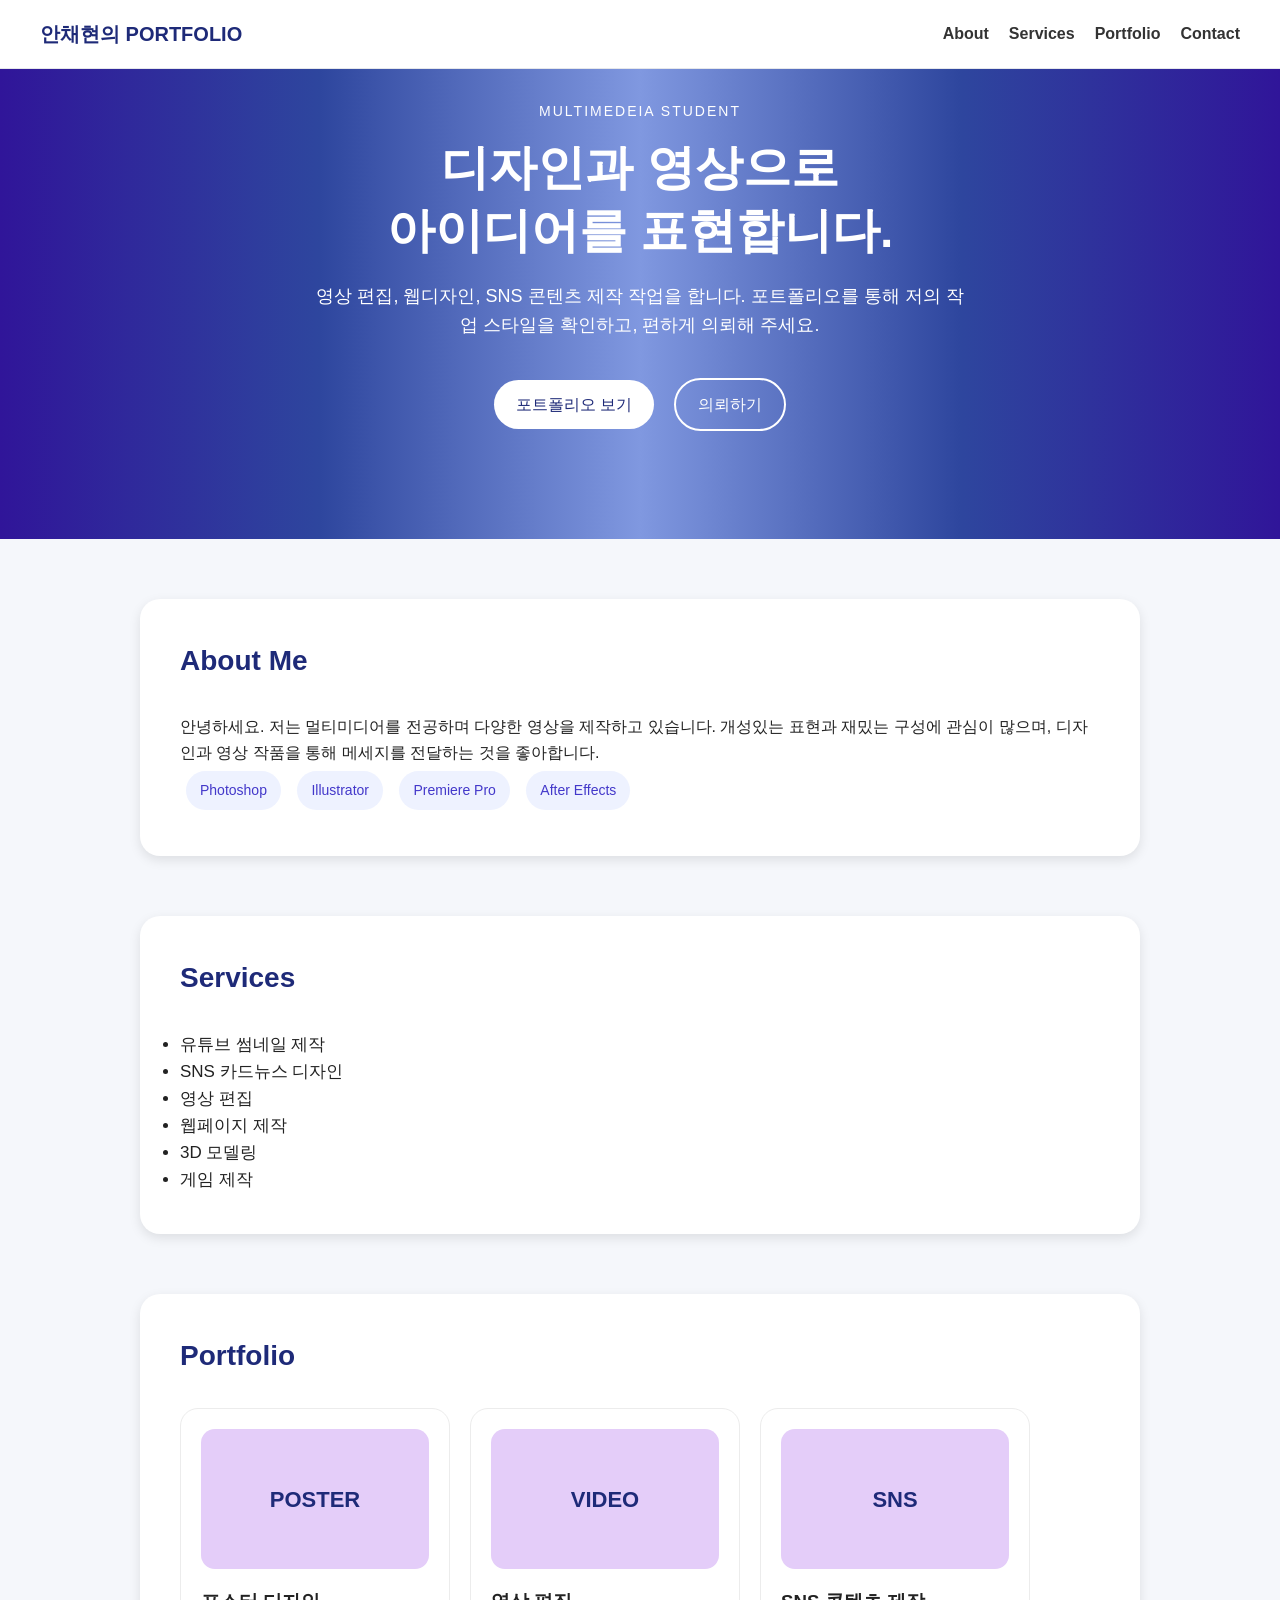
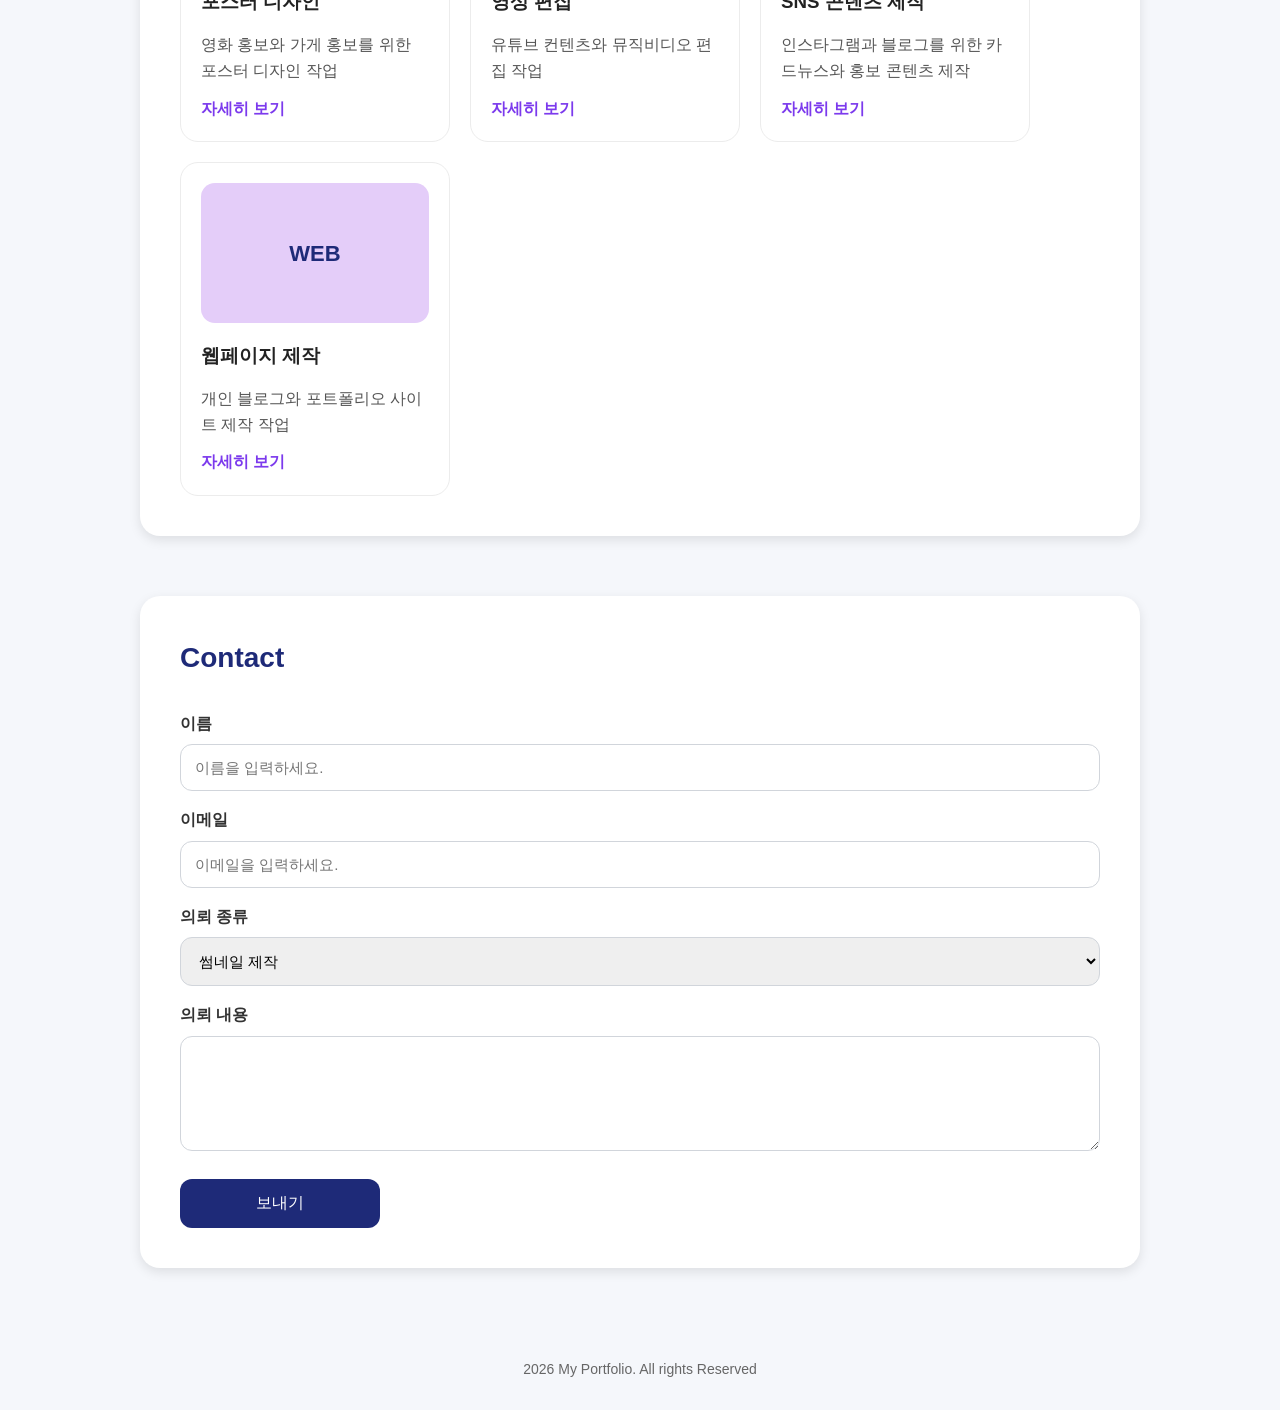
<file: index.html>
<!DOCTYPE html>
<html lang="en">
<head>
    <meta charset="UTF-8">
    <meta name="viewport" content="width=device-width, initial-scale=1.0">
    <title>안채현의 Portfolio</title>
    <link rel="stylesheet" href="style.css">
</head>
<body>
    <nav>
    <div class="logo">안채현의 PORTFOLIO</div>
    <ul>
        <li><a href="#about">About</a></li>
        <li><a href="#service">Services</a></li>
        <li><a href="#portfolio">Portfolio</a></li>
        <li><a href="#contact">Contact</a></li>
    </ul>
    </nav>

    <header class="hero">
    <div class="hero-text">
        <p class="small-title">MULTIMEDEIA STUDENT</p>
        <h1>디자인과 영상으로<br> 아이디어를 표현합니다.</h1>
        <p class="hero-description">영상 편집, 웹디자인, SNS 콘텐츠 제작 작업을 합니다. 포트폴리오를 통해 저의 작업 스타일을 확인하고, 편하게 의뢰해 주세요.</p>

        <div class="hero-buttons">
            <a href="#" class="btn first">포트폴리오 보기</a>
            <a href="#" class="btn second">의뢰하기</a>
        </div>
    </div>
    </header>

    <section id="about">
        <h2>About Me</h2>
        <p>안녕하세요. 저는 멀티미디어를 전공하며 다양한 영상을 제작하고 있습니다.
            개성있는 표현과 재밌는 구성에 관심이 많으며, 디자인과 영상 작품을 통해 메세지를 전달하는 것을 좋아합니다.
        </p>

        <div class="skills">
            <span>Photoshop</span>
            <span>Illustrator</span>
            <span>Premiere Pro</span>
            <span>After Effects</span>
        </div>
    </section>

    <section id="service">
        <h2>Services</h2>
        <ul>
            <li>유튜브 썸네일 제작</li>
            <li>SNS 카드뉴스 디자인</li>
            <li>영상 편집</li>
            <li>웹페이지 제작</li>
            <li>3D 모델링</li>
            <li>게임 제작</li>
        </ul>
    </section>

    <section id="portfolio">
        <h2>Portfolio</h2>

        <div class="portfolio-grid">
            <div class="card">
                <div class="card-image">POSTER</div>
                <h3>포스터 디자인</h3>
                <p>영화 홍보와 가게 홍보를 위한 포스터 디자인 작업</p>
                <a href="poster.html" target="_blank">자세히 보기</a>
            </div>

            <div class="card">
                <div class="card-image">VIDEO</div>
                <h3>영상 편집</h3>
                <p>유튜브 컨텐츠와 뮤직비디오 편집 작업</p>
                <a href="video.html" target="_blank">자세히 보기</a>
            </div>

            <div class="card">
                <div class="card-image">SNS</div>
                <h3>SNS 콘텐츠 제작</h3>
                <p>인스타그램과 블로그를 위한 카드뉴스와 홍보 콘텐츠 제작</p>
                <a href="sns.html" target="_blank">자세히 보기</a>
            </div>

            <div class="card">
                <div class="card-image">WEB</div>
                <h3>웹페이지 제작</h3>
                <p>개인 블로그와 포트폴리오 사이트 제작 작업</p>
                <a href="web.html" target="_blank">자세히 보기</a>
            </div>
        </div>
    </section>

    <section id="contact">
        <h2>Contact</h2>

        <form class="contact-form">
            <label for="name">이름</label>
            <input type="text" name="name" placeholder="이름을 입력하세요.">
             
            <label for="email">이메일</label>
            <input type="email" name="email" placeholder="이메일을 입력하세요.">

            <label for="type">의뢰 종류</label>
            <select name="type">
                <option>썸네일 제작</option>
                <option>웹디자인</option>
                <option>영상 편집</option>
                <option>웹페이지 제작</option>
            </select>

            <label for="message">의뢰 내용</label>
            <textarea name="message" placeholder="의뢰할 내용을 입력하세요." rows="5">
            </textarea>

            <input type="submit" value="보내기">
        </form>
    </section>

    <footer>
        <p>2026 My Portfolio. All rights Reserved</p>
    </footer>
    
</body>
</html>
</file>
<file: style.css>
*{
    box-sizing: border-box;
    margin: 0;
    padding: 0;
    font-family: Arial, sans-serif;
}

body{
    background-color: #f5f7fb;
    color: #222;
    line-height: 1.6;
}

nav{
    background-color: #ffffff;
    border-bottom: 1px solid #e5e7eb;
    padding:18px 40px;
    display: flex;
    justify-content: space-between;
    align-items: center;
    position: fixed;
    width: 100%;
    top: 0;
    left: 0;
    z-index: 1000;
}

nav ul {
    list-style: none;
    display: flex;
    gap: 20px;
}

nav ul li a{
    text-decoration: none;
    color: #333;
    font-weight: bold;
}

nav ul li a:hover{
    color:#7c3aed;
}

.logo{
    font-size: 20px;
    font-weight: bold;
    color: #1e2a78;
}

.hero{
background: #301599;
background: linear-gradient(90deg, rgba(48, 21, 153, 1) 0%, rgba(46, 70, 158, 1) 25%, rgba(128, 152, 224, 1) 50%, rgba(46, 70, 158, 1) 75%, rgba(48, 21, 153, 1) 100%);
color: white;
    padding: 100px 20px;
    text-align: center;
    animation: fadeUp 1.5s ease;
}

.small-title{
    font-size: 14px;
    letter-spacing: 2px;
    margin-bottom: 15px;
}

.hero h1{
    font-size: 48px;
    margin-bottom: 20px;
    line-height: 1.3;
}

.hero-description{
    font-size: 18px;
    width: 650px;
    margin: 0 auto 30px auto;
}

.btn{
    display: inline-block;
    padding: 12px 22px;
    border-radius: 30px;
    text-decoration: none;
    margin: 8px;
}

.first{
    background-color: white;
    color: #1e2a78;
}

.first:hover{
    background-color: #f3f4f6;
}

.second{
    border:2px solid white;
    color: white;
}

.second:hover{
    background-color: white;
    color: #1e2a78;
}

section{
    background-color: white;
    width: 1000px;
    margin: 60px auto;
    padding: 40px;
    border-radius: 20px;
    box-shadow: rgba(0, 0, 0, 0.1) 0px 4px 12px;
}

section h2{
    font-size: 28px;
    margin-bottom: 30px;
    color:#1e2a78;
}

.skills span{
    display: inline-block;
    background-color: #eef2ff;
    padding: 8px 14px;
    border-radius: 20px;
    margin: 6px;
    font-size: 14px;
    color: #4338ca;
}

#service ul{
    font-size: 17px;
}

footer{
    text-align: center;
    padding: 30px 20px;
    color: #666;
    font-size: 14px;
}

.card{
    width: 270px;
    border: 1px solid #ececec;
    border-radius: 18px;
    padding: 20px;
    transition: box-shadow 0.3s, transform 0.3s;
}

.card:hover{
    transform: translate(0,-8px);
    box-shadow: 0 10px 24px rgba(0, 0, 0, 0.1);
}

.card h3{
    color: #222;
    margin-bottom: 15px;
}

.card p{
    color: #555;
    margin-bottom: 12px;
}

.card a{
    color: #7c3aed;
    text-decoration: none;
    font-weight: bold;
}

.card a:hover{
    text-decoration: underline;
}

.card-image{
    height: 140px;
    background-color: rgb(228, 205, 249);
    border-radius: 14px;
    font-size: 22px;
    font-weight: bold;
    color: #1e2a78;
    display: flex;
    justify-content: center;
    align-items: center;
    margin-bottom: 18px;
}

.portfolio-grid{
    display: flex;
    gap: 20px;
    flex-wrap: wrap;
}

.contact-form label{
    display: block;
    margin-top: 16px;
    margin-bottom: 8px;
    color: #333;
    font-weight: bold;
}

.contact-form input,
.contact-form select,
.contact-form textarea{
    width: 100%;
    padding: 14px;
    border: 1px solid #d1d5db;
    border-radius: 12px;
    font-size: 15px;
}

.contact-form input[type="submit"]{
    margin-top: 20px;
    background-color: #1e2a78;
    color: white;
    width: 200px;
    font-size: 16px;
    border: none;
    padding: 14px 24px;
    transition: background-color 0.3s, transform 0.3s;
}

.contact-form input[type="submit"]:hover{
    background-color: #7c3aed;
    transform: translate(0,-4px);
}

@keyframes fadeUp{
    from{
        opacity: 0;
        transform: translate(0,25px);
    }
    to{
        opacity: 1;
        transform: translate(0,0);
    }
}
</file>
